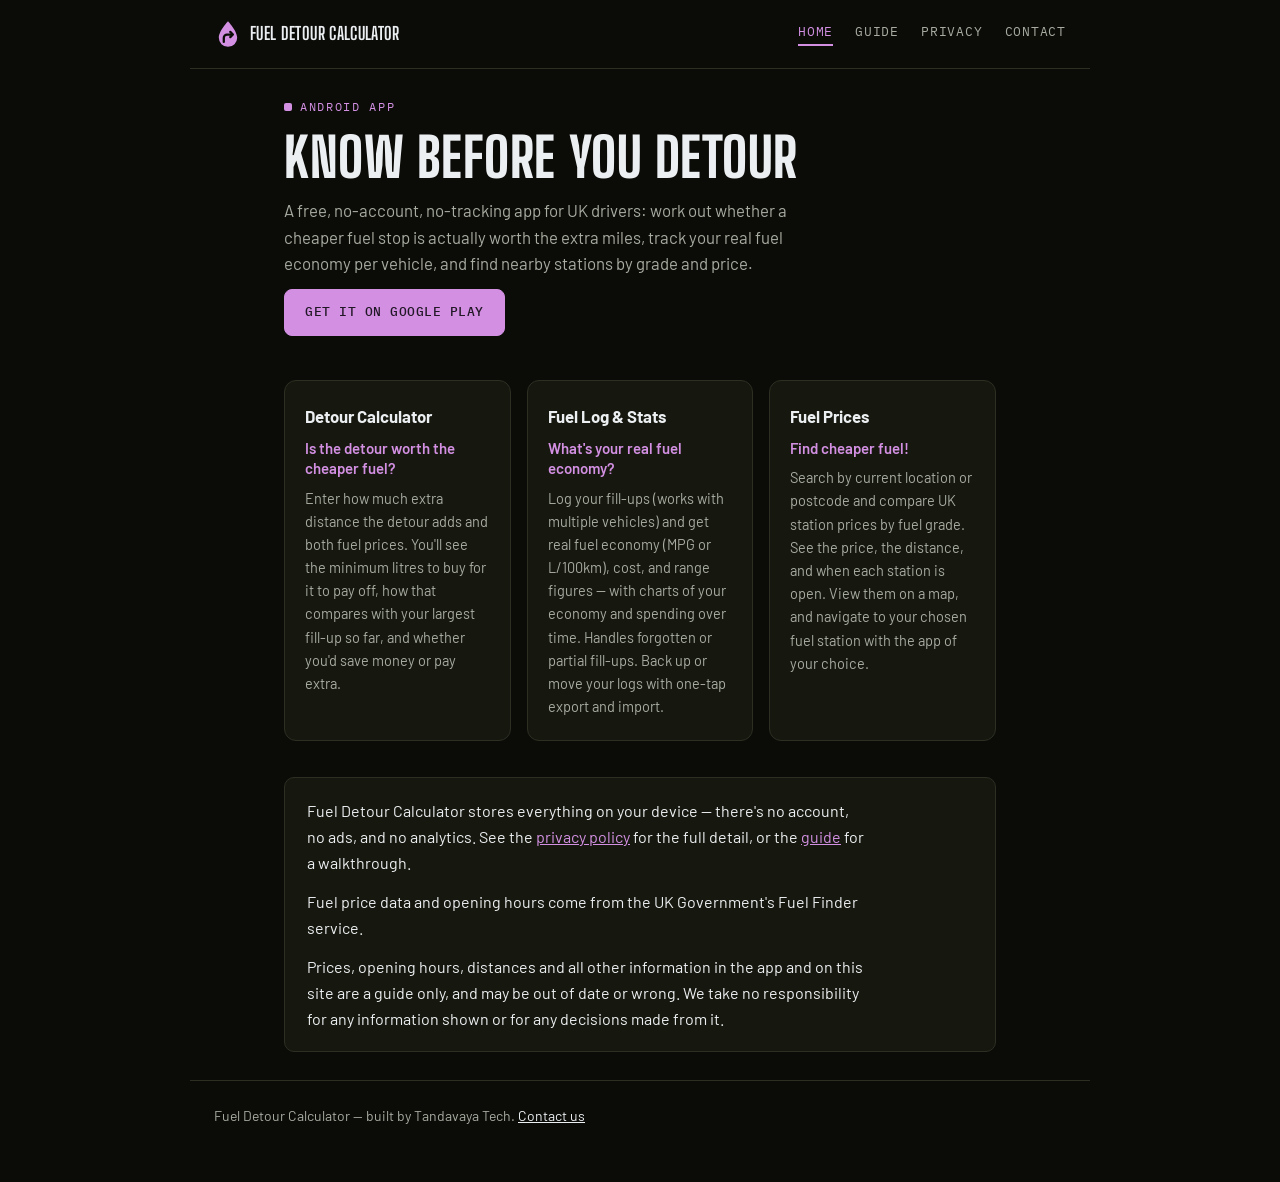
<file: index.html>
<!DOCTYPE html>
<html lang="en">
<head>
<meta charset="UTF-8">
<meta name="viewport" content="width=device-width, initial-scale=1.0">
<title>Fuel Detour Calculator</title>
<meta name="description" content="Know before you detour. A free Android app for deciding if a cheaper fuel stop is worth the diversion, tracking fuel economy, and finding nearby fuel prices.">
<link rel="preconnect" href="https://fonts.googleapis.com">
<link rel="preconnect" href="https://fonts.gstatic.com" crossorigin>
<link rel="stylesheet" href="https://fonts.googleapis.com/css2?family=Big+Shoulders+Display:wght@600;700;800&family=Barlow:wght@400;500;600;700&family=IBM+Plex+Mono:wght@400;500&display=swap">
<link rel="stylesheet" href="assets/site.css">
</head>
<body>

<nav class="sitenav">
  <a href="index.html" class="brand"><img src="assets/icon.svg" width="28" height="28" alt="">Fuel Detour Calculator</a>
  <div class="links">
    <a href="index.html" class="active">Home</a>
    <a href="guide.html">Guide</a>
    <a href="privacy.html">Privacy</a>
    <a href="contact.html">Contact</a>
  </div>
</nav>

<div class="wrap tight">
  <div class="hero">
    <div class="eyebrow">Android App</div>
    <h1>Know before you detour</h1>
    <p class="lede">A free, no-account, no-tracking app for UK drivers: work out whether a cheaper fuel stop is actually worth the extra miles, track your real fuel economy per vehicle, and find nearby stations by grade and price.</p>
    <div class="cta-row">
      <a class="btn primary" href="https://play.google.com/store/apps/details?id=com.tandavayatech.fueldetourcalculator" target="_blank" rel="noopener">Get it on Google Play</a>
    </div>
  </div>

  <div class="feature-grid">
    <div class="feature-card">
      <h3>Detour Calculator</h3>
      <p class="tagline">Is the detour worth the cheaper fuel?</p>
      <p>Enter how much extra distance the detour adds and both fuel prices. You'll see the minimum litres to buy for it to pay off, how that compares with your largest fill-up so far, and whether you'd save money or pay extra.</p>
    </div>
    <div class="feature-card">
      <h3>Fuel Log &amp; Stats</h3>
      <p class="tagline">What's your real fuel economy?</p>
      <p>Log your fill-ups (works with multiple vehicles) and get real fuel economy (MPG or L/100km), cost, and range figures — with charts of your economy and spending over time. Handles forgotten or partial fill-ups. Back up or move your logs with one-tap export and import.</p>
    </div>
    <div class="feature-card">
      <h3>Fuel Prices</h3>
      <p class="tagline">Find cheaper fuel!</p>
      <p>Search by current location or postcode and compare UK station prices by fuel grade. See the price, the distance, and when each station is open. View them on a map, and navigate to your chosen fuel station with the app of your choice.</p>
    </div>
  </div>

  <div class="card">
    <p>Fuel Detour Calculator stores everything on your device — there's no account, no ads, and no analytics. See the <a href="privacy.html">privacy policy</a> for the full detail, or the <a href="guide.html">guide</a> for a walkthrough.</p>
    <p>Fuel price data and opening hours come from the UK Government's Fuel Finder service.</p>
    <p>Prices, opening hours, distances and all other information in the app and on this site are a guide only, and may be out of date or wrong. We take no responsibility for any information shown or for any decisions made from it.</p>
  </div>
</div>

<footer class="sitefoot">
  <p>Fuel Detour Calculator — built by Tandavaya Tech. <a href="contact.html">Contact us</a></p>
</footer>

</body>
</html>
</file>
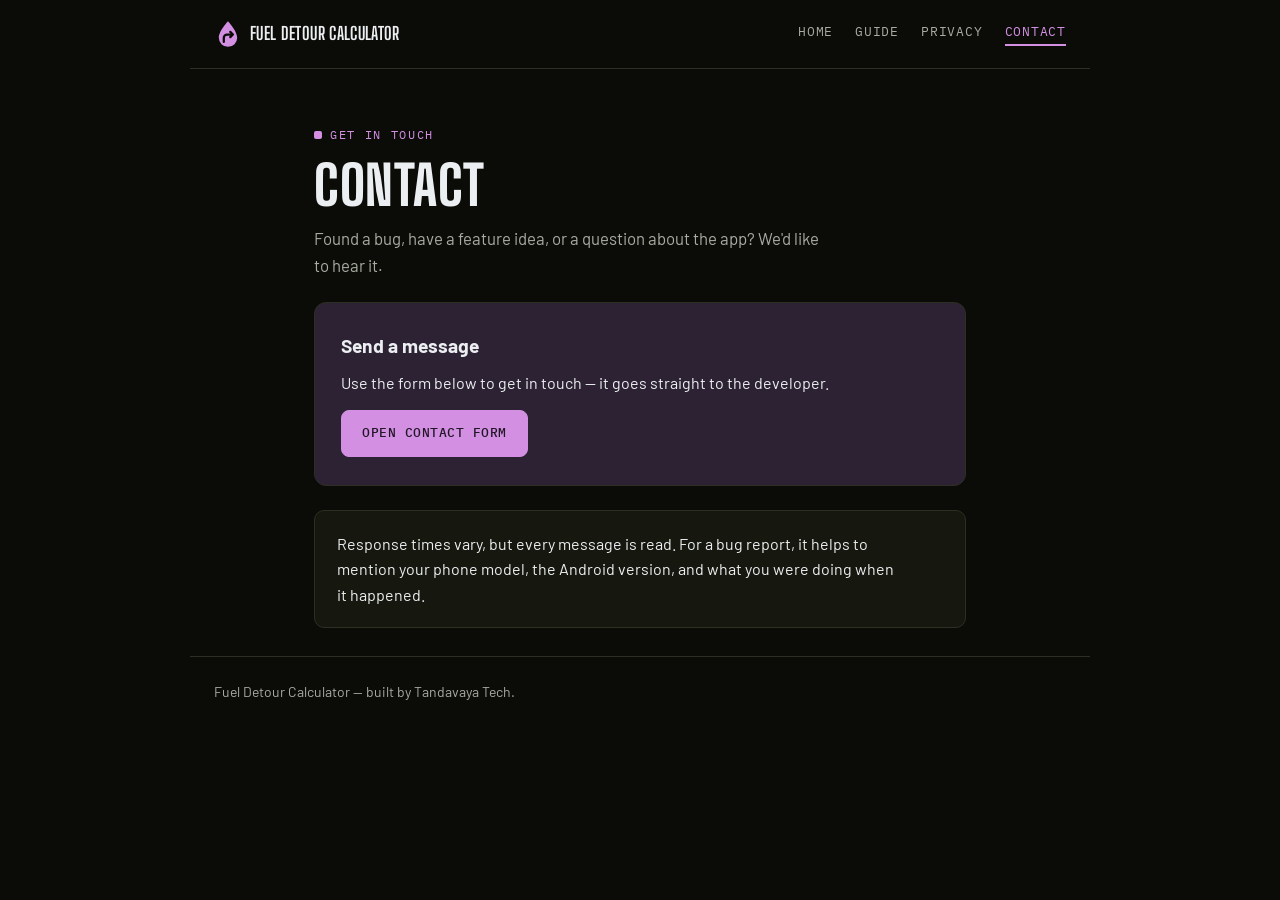
<file: contact.html>
<!DOCTYPE html>
<html lang="en">
<head>
<meta charset="UTF-8">
<meta name="viewport" content="width=device-width, initial-scale=1.0">
<title>Fuel Detour Calculator — Contact</title>
<meta name="description" content="Get in touch about the Fuel Detour Calculator app.">
<link rel="preconnect" href="https://fonts.googleapis.com">
<link rel="preconnect" href="https://fonts.gstatic.com" crossorigin>
<link rel="stylesheet" href="https://fonts.googleapis.com/css2?family=Big+Shoulders+Display:wght@600;700;800&family=Barlow:wght@400;500;600;700&family=IBM+Plex+Mono:wght@400;500&display=swap">
<link rel="stylesheet" href="assets/site.css">
</head>
<body>

<nav class="sitenav">
  <a href="index.html" class="brand"><img src="assets/icon.svg" width="28" height="28" alt="">Fuel Detour Calculator</a>
  <div class="links">
    <a href="index.html">Home</a>
    <a href="guide.html">Guide</a>
    <a href="privacy.html">Privacy</a>
    <a href="contact.html" class="active">Contact</a>
  </div>
</nav>

<div class="wrap narrow">

  <header>
    <div class="eyebrow">Get in touch</div>
    <h1>Contact</h1>
    <p class="lede">Found a bug, have a feature idea, or a question about the app? We'd like to hear it.</p>
  </header>

  <div class="contact-card">
    <h3>Send a message</h3>
    <p>Use the form below to get in touch — it goes straight to the developer.</p>
    <div class="cta-row">
      <a class="btn primary" href="https://docs.google.com/forms/d/e/1FAIpQLSfF3JmNy1aSDxteG0erOsP_AFsTcFFIoVcToPSKEubdEr67Tg/viewform" target="_blank" rel="noopener">Open contact form</a>
    </div>
  </div>

  <div class="card">
    <p>Response times vary, but every message is read. For a bug report, it helps to mention your phone model, the Android version, and what you were doing when it happened.</p>
  </div>

</div>

<footer class="sitefoot">
  <p>Fuel Detour Calculator — built by Tandavaya Tech.</p>
</footer>

</body>
</html>
</file>
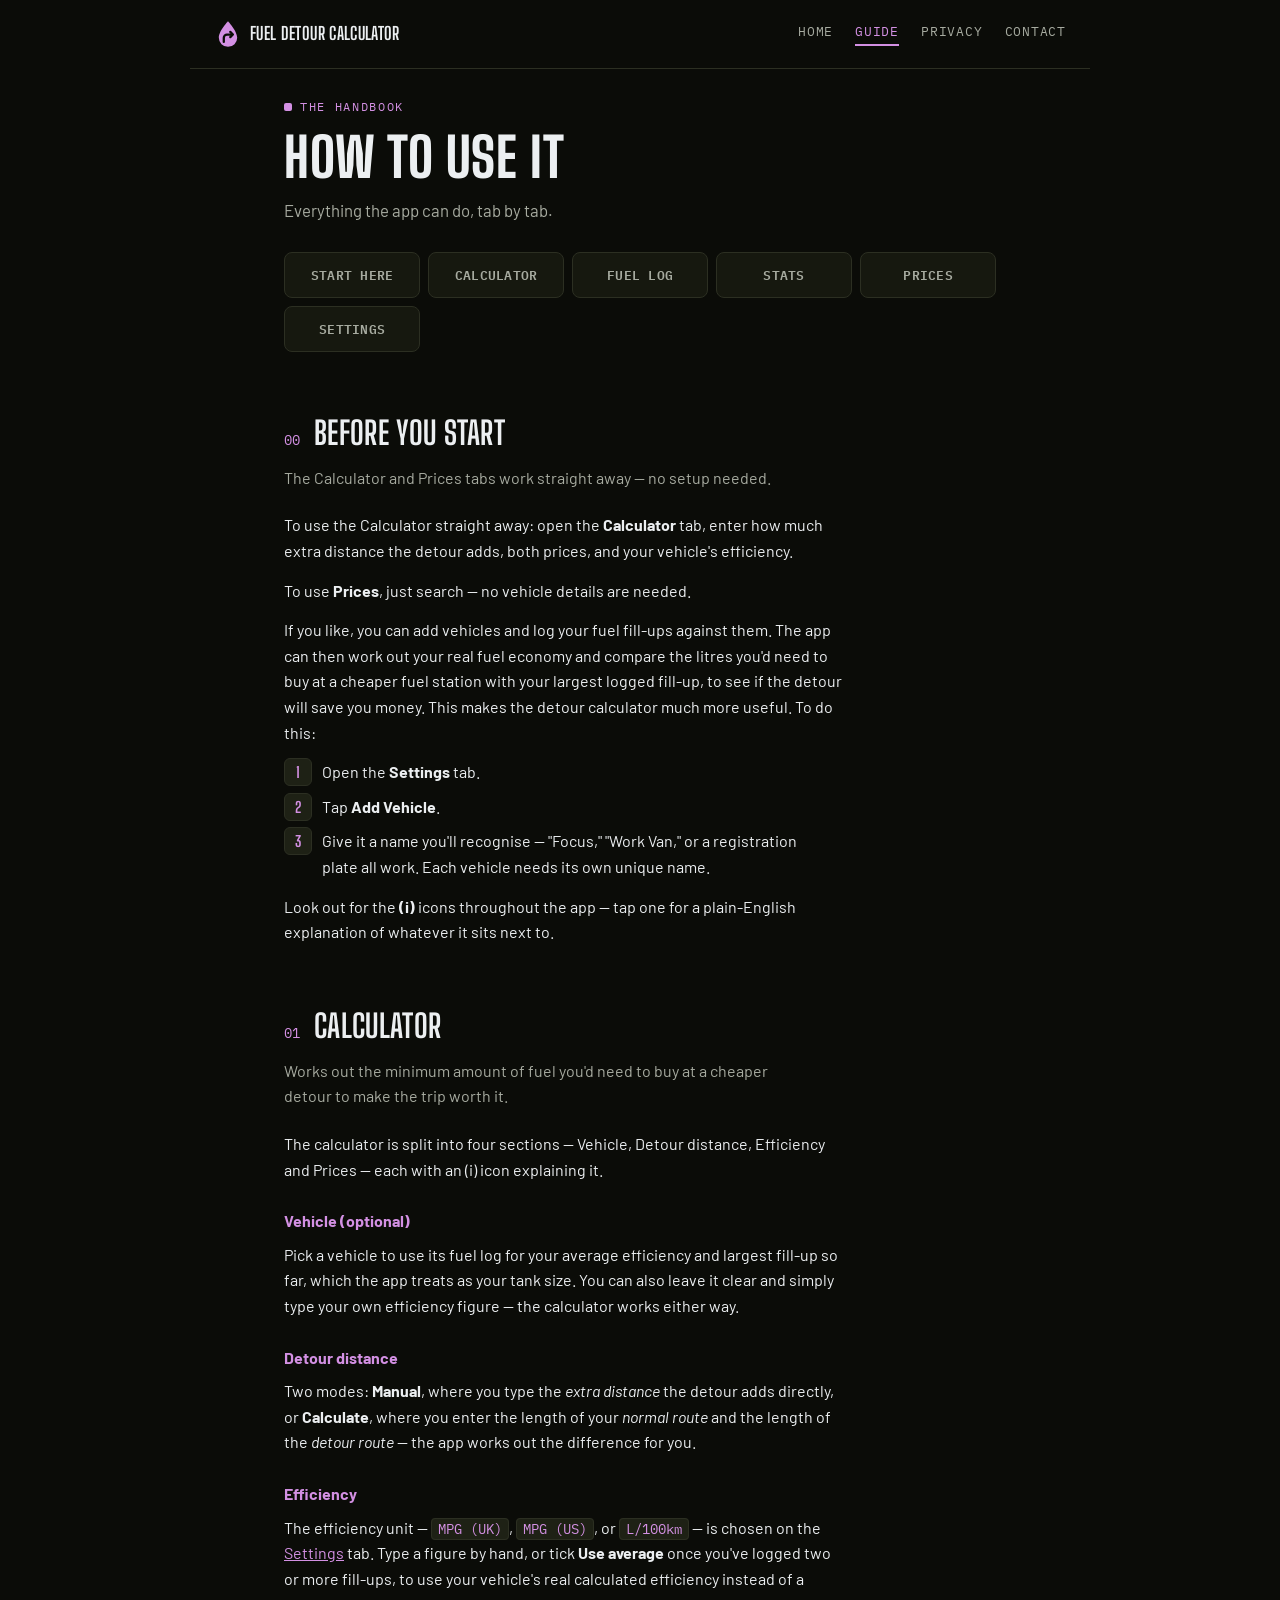
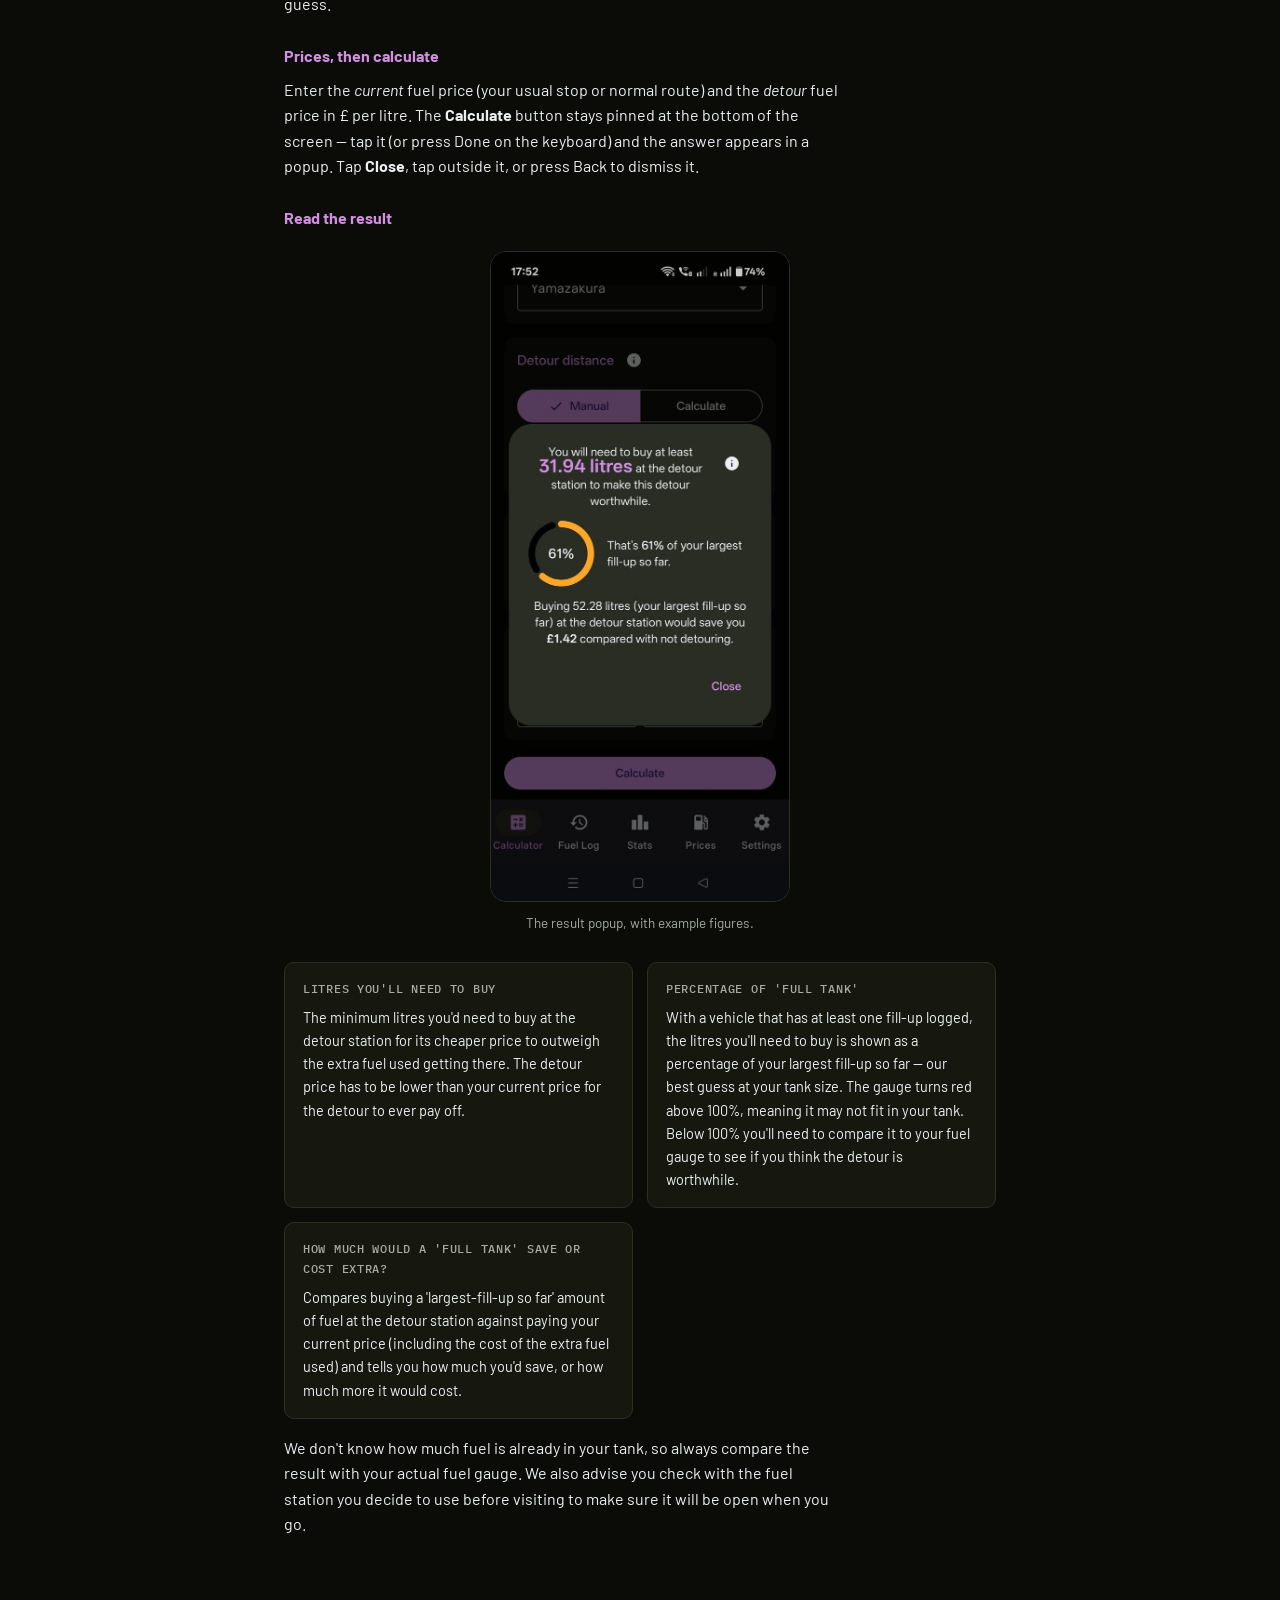
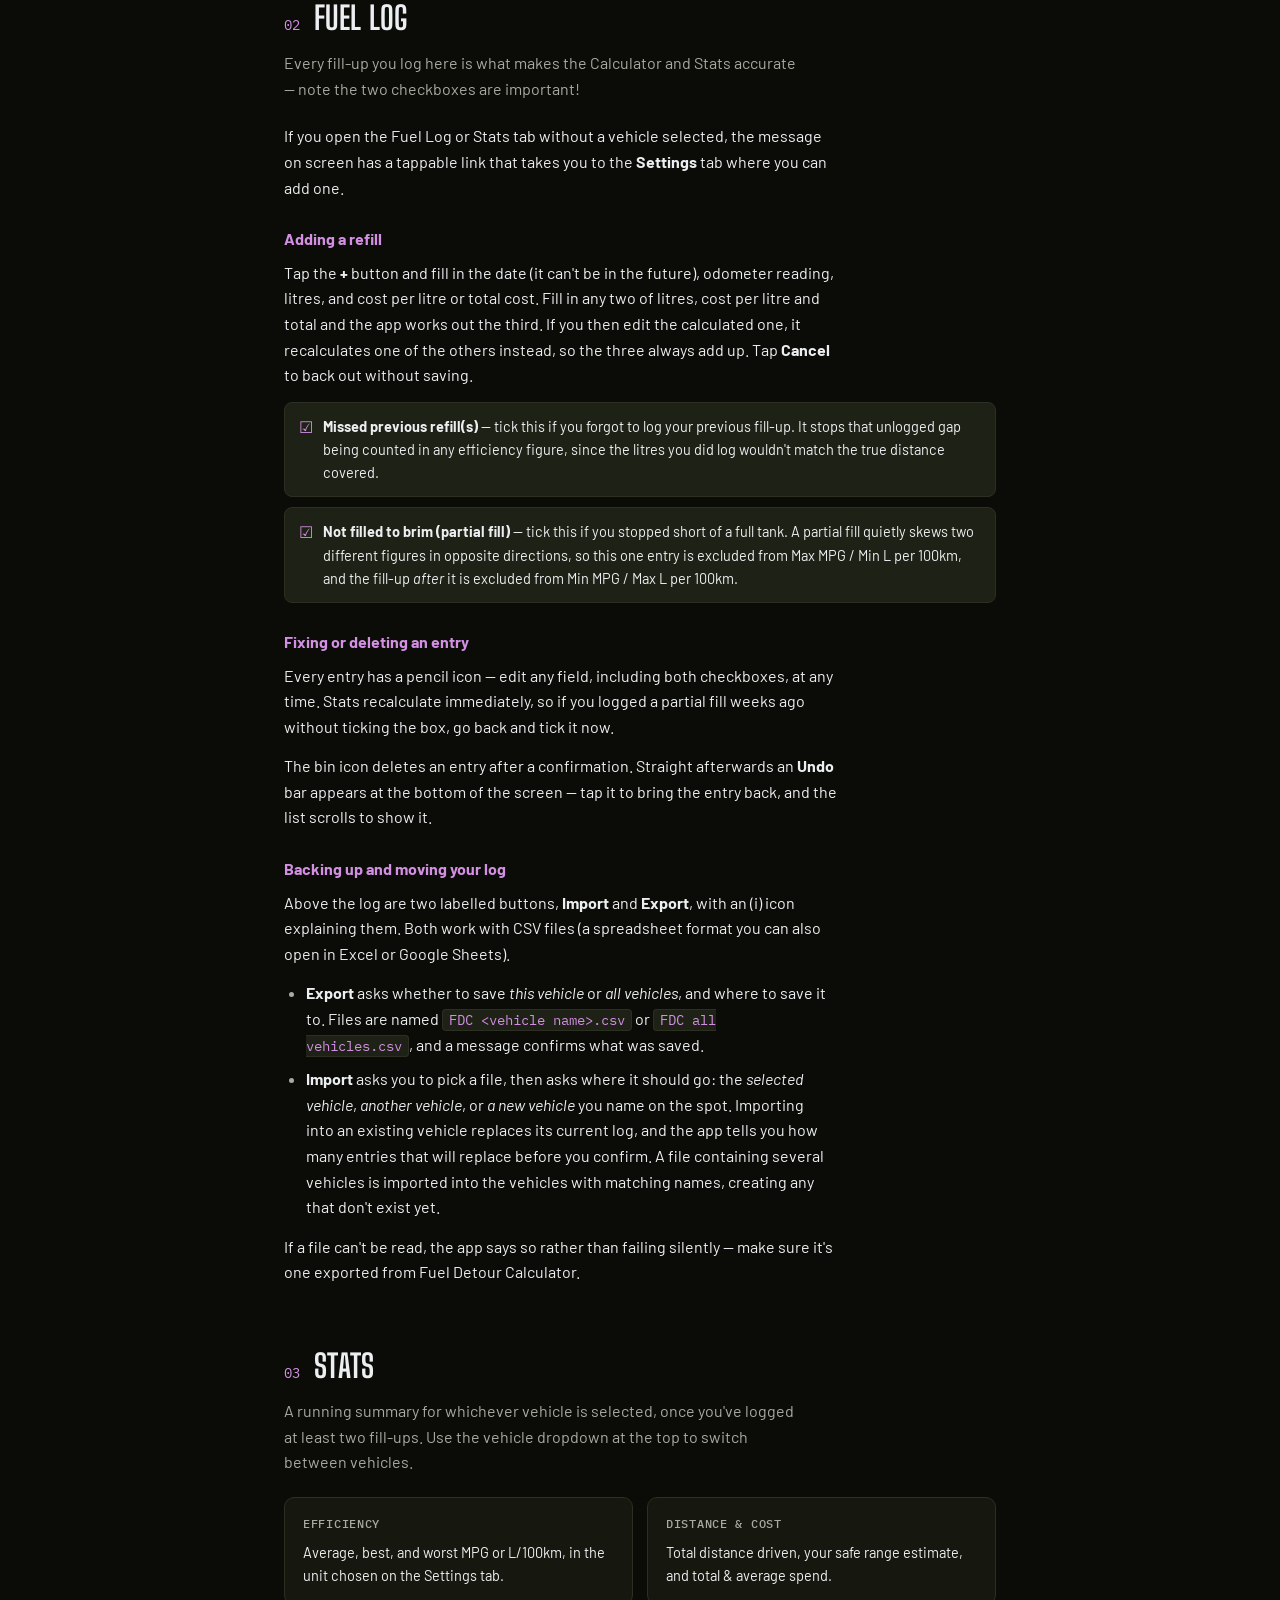
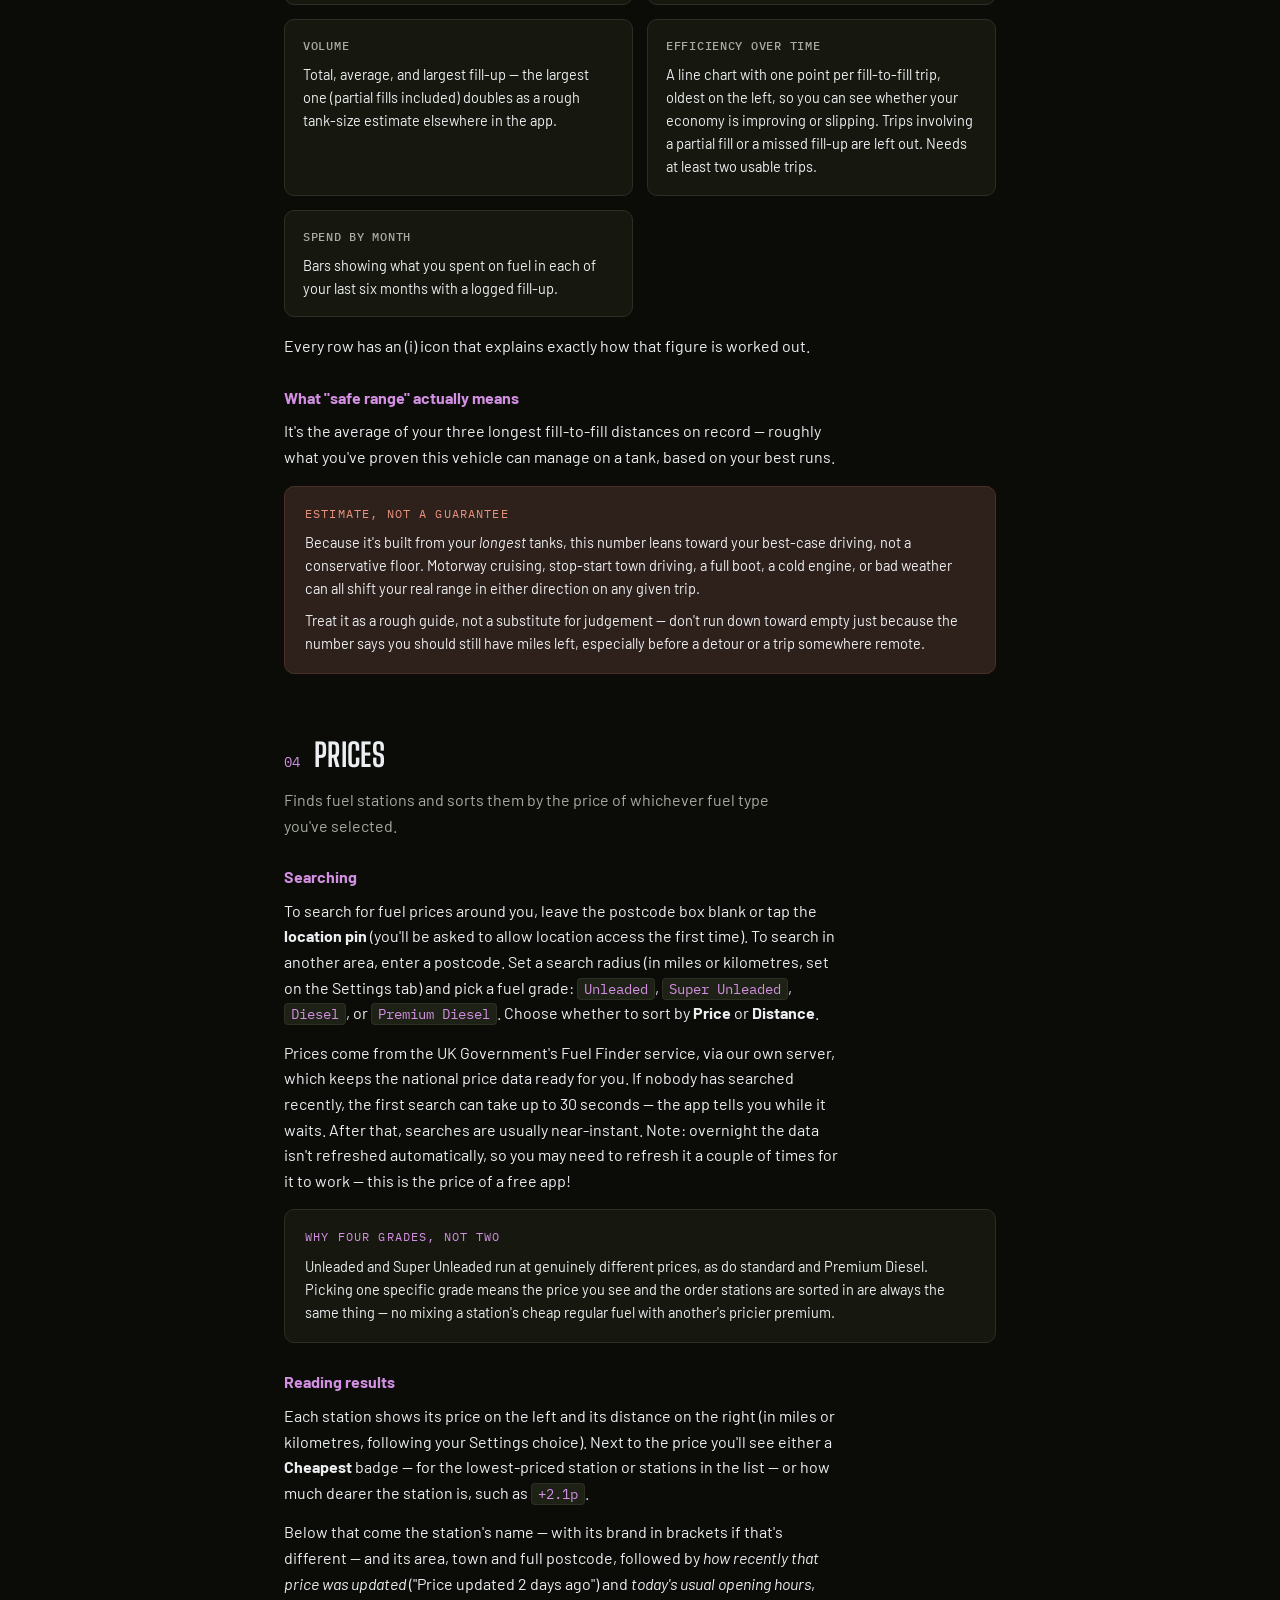
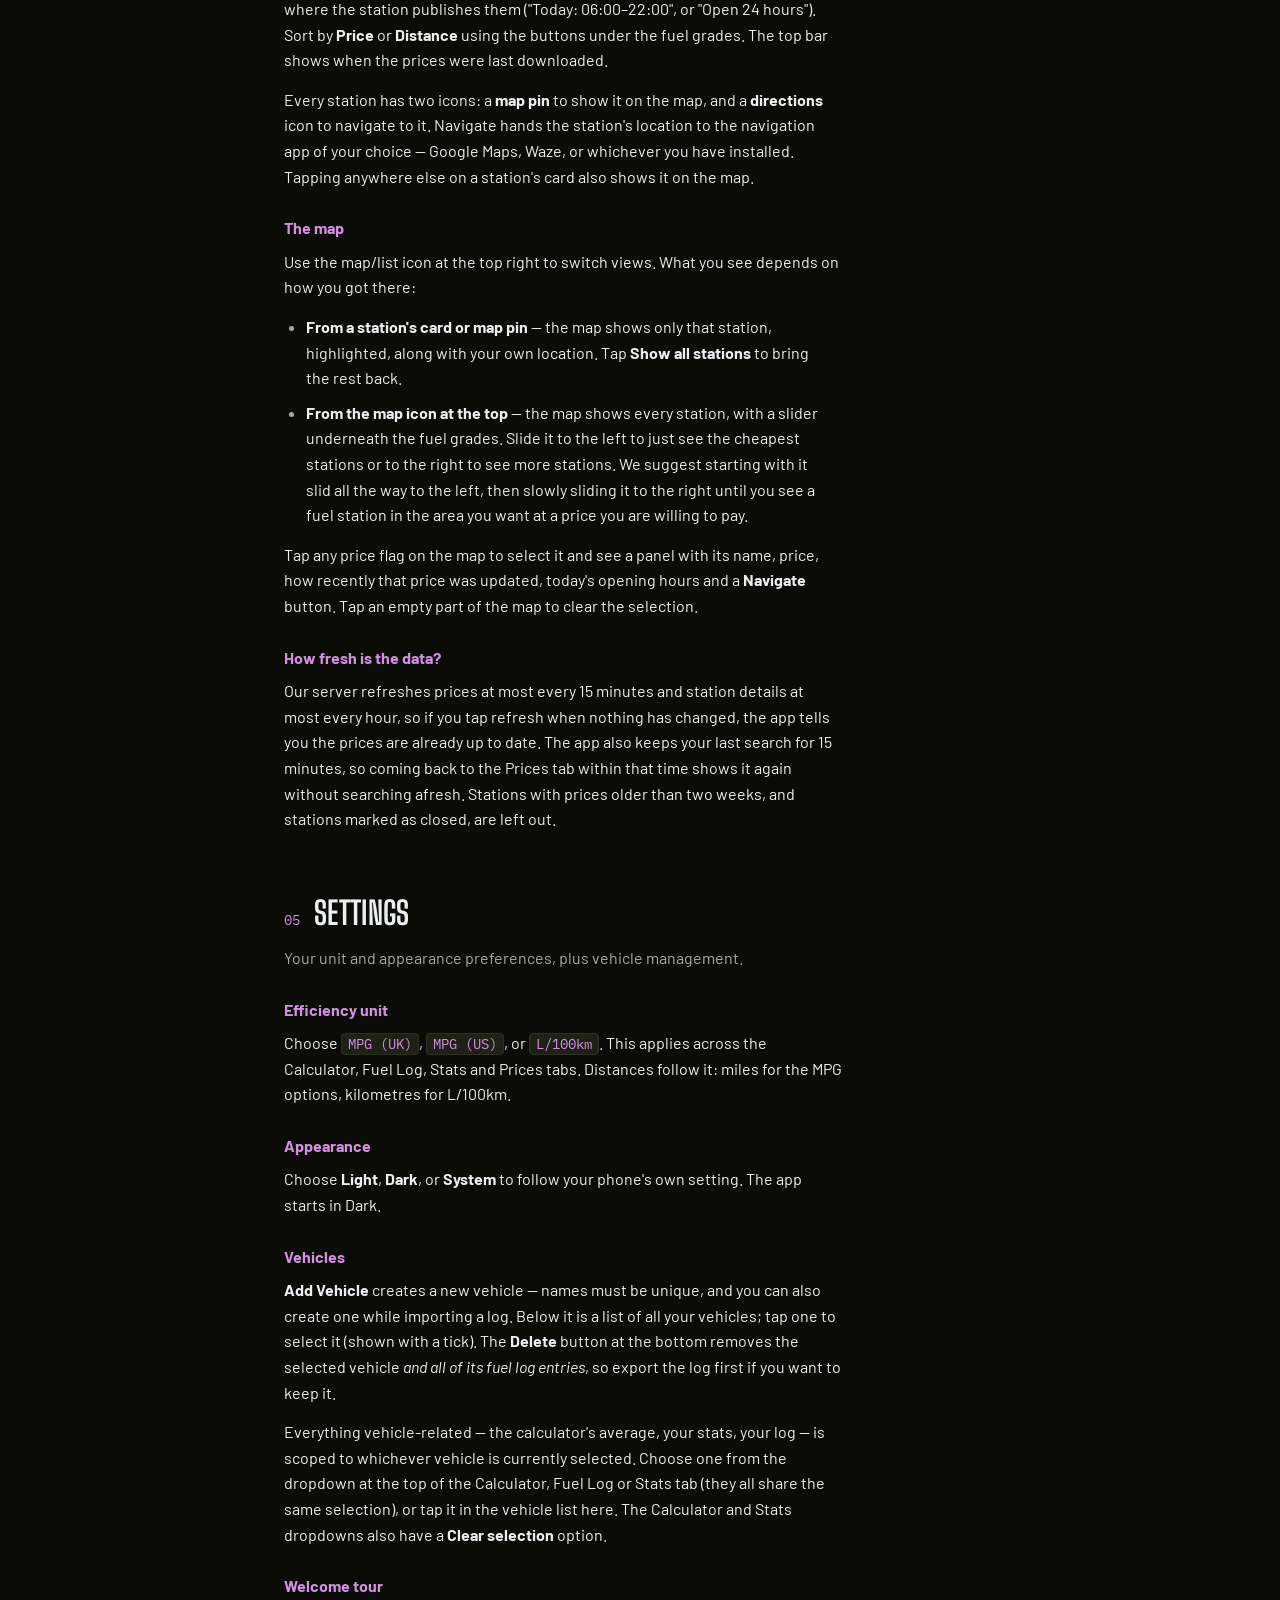
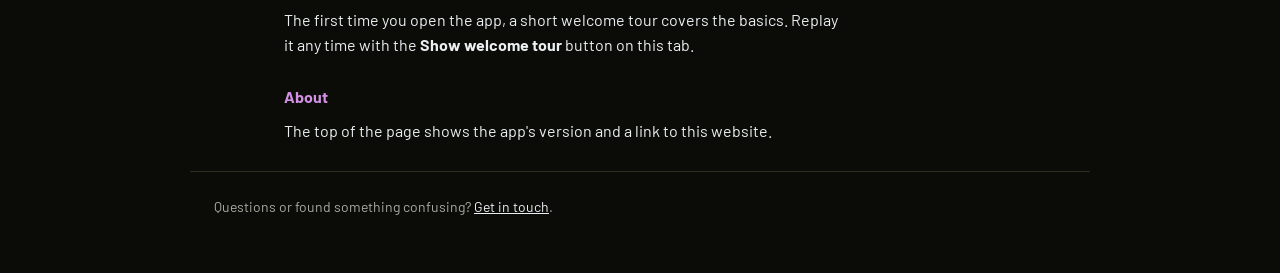
<file: guide.html>
<!DOCTYPE html>
<html lang="en">
<head>
<meta charset="UTF-8">
<meta name="viewport" content="width=device-width, initial-scale=1.0">
<title>Fuel Detour Calculator — Guide</title>
<meta name="description" content="A tab-by-tab guide to the Fuel Detour Calculator app: the Calculator, Fuel Log, Stats, Prices, and Settings screens.">
<link rel="preconnect" href="https://fonts.googleapis.com">
<link rel="preconnect" href="https://fonts.gstatic.com" crossorigin>
<link rel="stylesheet" href="https://fonts.googleapis.com/css2?family=Big+Shoulders+Display:wght@600;700;800&family=Barlow:wght@400;500;600;700&family=IBM+Plex+Mono:wght@400;500&display=swap">
<link rel="stylesheet" href="assets/site.css">
</head>
<body>

<nav class="sitenav">
  <a href="index.html" class="brand"><img src="assets/icon.svg" width="28" height="28" alt="">Fuel Detour Calculator</a>
  <div class="links">
    <a href="index.html">Home</a>
    <a href="guide.html" class="active">Guide</a>
    <a href="privacy.html">Privacy</a>
    <a href="contact.html">Contact</a>
  </div>
</nav>

<div class="wrap tight">

  <header>
    <div class="eyebrow">The Handbook</div>
    <h1>How to use it</h1>
    <p class="lede">Everything the app can do, tab by tab.</p>
  </header>

  <nav class="tabs">
    <a href="#start">Start Here</a>
    <a href="#calculator">Calculator</a>
    <a href="#log">Fuel Log</a>
    <a href="#stats">Stats</a>
    <a href="#prices">Prices</a>
    <a href="#settings">Settings</a>
  </nav>

  <section id="start">
    <div class="section-head"><span class="section-num">00</span><h2>Before you start</h2></div>
    <p class="section-sub">The Calculator and Prices tabs work straight away — no setup needed.</p>
    <p>To use the Calculator straight away: open the <strong>Calculator</strong> tab, enter how much extra distance the detour adds, both prices, and your vehicle's efficiency.</p>
    <p>To use <strong>Prices</strong>, just search — no vehicle details are needed.</p>
    <p>If you like, you can add vehicles and log your fuel fill-ups against them. The app can then work out your real fuel economy and compare the litres you'd need to buy at a cheaper fuel station with your largest logged fill-up, to see if the detour will save you money. This makes the detour calculator much more useful. To do this:</p>
    <ol class="step-list">
      <li>Open the <strong>Settings</strong> tab.</li>
      <li>Tap <strong>Add Vehicle</strong>.</li>
      <li>Give it a name you'll recognise — "Focus," "Work Van," or a registration plate all work. Each vehicle needs its own unique name.</li>
    </ol>
    <p>Look out for the <strong>(i)</strong> icons throughout the app — tap one for a plain-English explanation of whatever it sits next to.</p>
  </section>

  <section id="calculator">
    <div class="section-head"><span class="section-num">01</span><h2>Calculator</h2></div>
    <p class="section-sub">Works out the minimum amount of fuel you'd need to buy at a cheaper detour to make the trip worth it.</p>

    <p>The calculator is split into four sections — Vehicle, Detour distance, Efficiency and Prices — each with an (i) icon explaining it.</p>

    <h3>Vehicle (optional)</h3>
    <p>Pick a vehicle to use its fuel log for your average efficiency and largest fill-up so far, which the app treats as your tank size. You can also leave it clear and simply type your own efficiency figure — the calculator works either way.</p>

    <h3>Detour distance</h3>
    <p>Two modes: <strong>Manual</strong>, where you type the <em>extra distance</em> the detour adds directly, or <strong>Calculate</strong>, where you enter the length of your <em>normal route</em> and the length of the <em>detour route</em> — the app works out the difference for you.</p>

    <h3>Efficiency</h3>
    <p>The efficiency unit — <code>MPG (UK)</code>, <code>MPG (US)</code>, or <code>L/100km</code> — is chosen on the <a href="#settings">Settings</a> tab. Type a figure by hand, or tick <strong>Use average</strong> once you've logged two or more fill-ups, to use your vehicle's real calculated efficiency instead of a guess.</p>

    <h3>Prices, then calculate</h3>
    <p>Enter the <em>current</em> fuel price (your usual stop or normal route) and the <em>detour</em> fuel price in £ per litre. The <strong>Calculate</strong> button stays pinned at the bottom of the screen — tap it (or press Done on the keyboard) and the answer appears in a popup. Tap <strong>Close</strong>, tap outside it, or press Back to dismiss it.</p>

    <h3>Read the result</h3>
    <figure class="shot">
      <img src="assets/calculator-result.jpg" width="640" height="1395" alt="The result popup in the app: you will need to buy at least 31.94 litres at the detour station to make the detour worthwhile, which is 61% of your largest fill-up so far. Buying 52.28 litres, your largest fill-up so far, would save you £1.42 compared with not detouring.">
      <figcaption>The result popup, with example figures.</figcaption>
    </figure>
    <div class="grid-2">
      <div class="stat-card"><h4>Litres you'll need to buy</h4><p>The minimum litres you'd need to buy at the detour station for its cheaper price to outweigh the extra fuel used getting there. The detour price has to be lower than your current price for the detour to ever pay off.</p></div>
      <div class="stat-card"><h4>Percentage of 'full tank'</h4><p>With a vehicle that has at least one fill-up logged, the litres you'll need to buy is shown as a percentage of your largest fill-up so far — our best guess at your tank size. The gauge turns red above 100%, meaning it may not fit in your tank. Below 100% you'll need to compare it to your fuel gauge to see if you think the detour is worthwhile.</p></div>
      <div class="stat-card"><h4>How much would a 'full tank' save or cost extra?</h4><p>Compares buying a 'largest-fill-up so far' amount of fuel at the detour station against paying your current price (including the cost of the extra fuel used) and tells you how much you'd save, or how much more it would cost.</p></div>
    </div>
    <p>We don't know how much fuel is already in your tank, so always compare the result with your actual fuel gauge. We also advise you check with the fuel station you decide to use before visiting to make sure it will be open when you go.</p>
  </section>

  <section id="log">
    <div class="section-head"><span class="section-num">02</span><h2>Fuel Log</h2></div>
    <p class="section-sub">Every fill-up you log here is what makes the Calculator and Stats accurate — note the two checkboxes are important!</p>

    <p>If you open the Fuel Log or Stats tab without a vehicle selected, the message on screen has a tappable link that takes you to the <strong>Settings</strong> tab where you can add one.</p>

    <h3>Adding a refill</h3>
    <p>Tap the <strong>+</strong> button and fill in the date (it can't be in the future), odometer reading, litres, and cost per litre or total cost. Fill in any two of litres, cost per litre and total and the app works out the third. If you then edit the calculated one, it recalculates one of the others instead, so the three always add up. Tap <strong>Cancel</strong> to back out without saving.</p>

    <div class="checkbox-row">
      <span class="box">☑</span>
      <p><strong>Missed previous refill(s)</strong> — tick this if you forgot to log your previous fill-up. It stops that unlogged gap being counted in any efficiency figure, since the litres you did log wouldn't match the true distance covered.</p>
    </div>
    <div class="checkbox-row">
      <span class="box">☑</span>
      <p><strong>Not filled to brim (partial fill)</strong> — tick this if you stopped short of a full tank. A partial fill quietly skews two different figures in opposite directions, so this one entry is excluded from Max MPG / Min L per 100km, and the fill-up <em>after</em> it is excluded from Min MPG / Max L per 100km.</p>
    </div>


    <h3>Fixing or deleting an entry</h3>
    <p>Every entry has a pencil icon — edit any field, including both checkboxes, at any time. Stats recalculate immediately, so if you logged a partial fill weeks ago without ticking the box, go back and tick it now.</p>
    <p>The bin icon deletes an entry after a confirmation. Straight afterwards an <strong>Undo</strong> bar appears at the bottom of the screen — tap it to bring the entry back, and the list scrolls to show it.</p>

    <h3>Backing up and moving your log</h3>
    <p>Above the log are two labelled buttons, <strong>Import</strong> and <strong>Export</strong>, with an (i) icon explaining them. Both work with CSV files (a spreadsheet format you can also open in Excel or Google Sheets).</p>
    <ul>
      <li><strong>Export</strong> asks whether to save <em>this vehicle</em> or <em>all vehicles</em>, and where to save it to. Files are named <code>FDC &lt;vehicle name&gt;.csv</code> or <code>FDC all vehicles.csv</code>, and a message confirms what was saved.</li>
      <li><strong>Import</strong> asks you to pick a file, then asks where it should go: the <em>selected vehicle</em>, <em>another vehicle</em>, or <em>a new vehicle</em> you name on the spot. Importing into an existing vehicle replaces its current log, and the app tells you how many entries that will replace before you confirm. A file containing several vehicles is imported into the vehicles with matching names, creating any that don't exist yet.</li>
    </ul>
    <p>If a file can't be read, the app says so rather than failing silently — make sure it's one exported from Fuel Detour Calculator.</p>
  </section>

  <section id="stats">
    <div class="section-head"><span class="section-num">03</span><h2>Stats</h2></div>
    <p class="section-sub">A running summary for whichever vehicle is selected, once you've logged at least two fill-ups. Use the vehicle dropdown at the top to switch between vehicles.</p>
    <div class="grid-2">
      <div class="stat-card"><h4>Efficiency</h4><p>Average, best, and worst MPG or L/100km, in the unit chosen on the Settings tab.</p></div>
      <div class="stat-card"><h4>Distance &amp; cost</h4><p>Total distance driven, your safe range estimate, and total &amp; average spend.</p></div>
      <div class="stat-card"><h4>Volume</h4><p>Total, average, and largest fill-up — the largest one (partial fills included) doubles as a rough tank-size estimate elsewhere in the app.</p></div>
      <div class="stat-card"><h4>Efficiency over time</h4><p>A line chart with one point per fill-to-fill trip, oldest on the left, so you can see whether your economy is improving or slipping. Trips involving a partial fill or a missed fill-up are left out. Needs at least two usable trips.</p></div>
      <div class="stat-card"><h4>Spend by month</h4><p>Bars showing what you spent on fuel in each of your last six months with a logged fill-up.</p></div>
    </div>
    <p>Every row has an (i) icon that explains exactly how that figure is worked out.</p>

    <h3>What "safe range" actually means</h3>
    <p>It's the average of your three longest fill-to-fill distances on record — roughly what you've proven this vehicle can manage on a tank, based on your best runs.</p>
    <div class="callout warn">
      <span class="callout-label">Estimate, not a guarantee</span>
      <p>Because it's built from your <em>longest</em> tanks, this number leans toward your best-case driving, not a conservative floor. Motorway cruising, stop-start town driving, a full boot, a cold engine, or bad weather can all shift your real range in either direction on any given trip.</p>
      <p>Treat it as a rough guide, not a substitute for judgement — don't run down toward empty just because the number says you should still have miles left, especially before a detour or a trip somewhere remote.</p>
    </div>
  </section>

  <section id="prices">
    <div class="section-head"><span class="section-num">04</span><h2>Prices</h2></div>
    <p class="section-sub">Finds fuel stations and sorts them by the price of whichever fuel type you've selected.</p>

    <h3>Searching</h3>
    <p>To search for fuel prices around you, leave the postcode box blank or tap the <strong>location pin</strong> (you'll be asked to allow location access the first time). To search in another area, enter a postcode. Set a search radius (in miles or kilometres, set on the Settings tab) and pick a fuel grade: <code>Unleaded</code>, <code>Super Unleaded</code>, <code>Diesel</code>, or <code>Premium Diesel</code>. Choose whether to sort by <strong>Price</strong> or <strong>Distance</strong>.</p>
    <p>Prices come from the UK Government's Fuel Finder service, via our own server, which keeps the national price data ready for you. If nobody has searched recently, the first search can take up to 30 seconds — the app tells you while it waits. After that, searches are usually near-instant. Note: overnight the data isn't refreshed automatically, so you may need to refresh it a couple of times for it to work — this is the price of a free app!</p>

    <div class="callout">
      <span class="callout-label">Why four grades, not two</span>
      <p>Unleaded and Super Unleaded run at genuinely different prices, as do standard and Premium Diesel. Picking one specific grade means the price you see and the order stations are sorted in are always the same thing — no mixing a station's cheap regular fuel with another's pricier premium.</p>
    </div>

    <h3>Reading results</h3>
    <p>Each station shows its price on the left and its distance on the right (in miles or kilometres, following your Settings choice). Next to the price you'll see either a <strong>Cheapest</strong> badge — for the lowest-priced station or stations in the list — or how much dearer the station is, such as <code>+2.1p</code>.</p>
    <p>Below that come the station's name — with its brand in brackets if that's different — and its area, town and full postcode, followed by <em>how recently that price was updated</em> ("Price updated 2 days ago") and <em>today's usual opening hours</em>, where the station publishes them ("Today: 06:00–22:00", or "Open 24 hours"). Sort by <strong>Price</strong> or <strong>Distance</strong> using the buttons under the fuel grades. The top bar shows when the prices were last downloaded.</p>
    <p>Every station has two icons: a <strong>map pin</strong> to show it on the map, and a <strong>directions</strong> icon to navigate to it. Navigate hands the station's location to the navigation app of your choice — Google Maps, Waze, or whichever you have installed. Tapping anywhere else on a station's card also shows it on the map.</p>

    <h3>The map</h3>
    <p>Use the map/list icon at the top right to switch views. What you see depends on how you got there:</p>
    <ul>
      <li><strong>From a station's card or map pin</strong> — the map shows only that station, highlighted, along with your own location. Tap <strong>Show all stations</strong> to bring the rest back.</li>
      <li><strong>From the map icon at the top</strong> — the map shows every station, with a slider underneath the fuel grades. Slide it to the left to just see the cheapest stations or to the right to see more stations. We suggest starting with it slid all the way to the left, then slowly sliding it to the right until you see a fuel station in the area you want at a price you are willing to pay.</li>
    </ul>
    <p>Tap any price flag on the map to select it and see a panel with its name, price, how recently that price was updated, today's opening hours and a <strong>Navigate</strong> button. Tap an empty part of the map to clear the selection.</p>

    <h3>How fresh is the data?</h3>
    <p>Our server refreshes prices at most every 15 minutes and station details at most every hour, so if you tap refresh when nothing has changed, the app tells you the prices are already up to date. The app also keeps your last search for 15 minutes, so coming back to the Prices tab within that time shows it again without searching afresh. Stations with prices older than two weeks, and stations marked as closed, are left out.</p>
  </section>

  <section id="settings">
    <div class="section-head"><span class="section-num">05</span><h2>Settings</h2></div>
    <p class="section-sub">Your unit and appearance preferences, plus vehicle management.</p>

    <h3>Efficiency unit</h3>
    <p>Choose <code>MPG (UK)</code>, <code>MPG (US)</code>, or <code>L/100km</code>. This applies across the Calculator, Fuel Log, Stats and Prices tabs. Distances follow it: miles for the MPG options, kilometres for L/100km.</p>

    <h3>Appearance</h3>
    <p>Choose <strong>Light</strong>, <strong>Dark</strong>, or <strong>System</strong> to follow your phone's own setting. The app starts in Dark.</p>

    <h3>Vehicles</h3>
    <p><strong>Add Vehicle</strong> creates a new vehicle — names must be unique, and you can also create one while importing a log. Below it is a list of all your vehicles; tap one to select it (shown with a tick). The <strong>Delete</strong> button at the bottom removes the selected vehicle <em>and all of its fuel log entries</em>, so export the log first if you want to keep it.</p>
    <p>Everything vehicle-related — the calculator's average, your stats, your log — is scoped to whichever vehicle is currently selected. Choose one from the dropdown at the top of the Calculator, Fuel Log or Stats tab (they all share the same selection), or tap it in the vehicle list here. The Calculator and Stats dropdowns also have a <strong>Clear selection</strong> option.</p>

    <h3>Welcome tour</h3>
    <p>The first time you open the app, a short welcome tour covers the basics. Replay it any time with the <strong>Show welcome tour</strong> button on this tab.</p>

    <h3>About</h3>
    <p>The top of the page shows the app's version and a link to this website.</p>
  </section>

</div>

<footer class="sitefoot">
  <p>Questions or found something confusing? <a href="contact.html">Get in touch</a>.</p>
</footer>

</body>
</html>
</file>
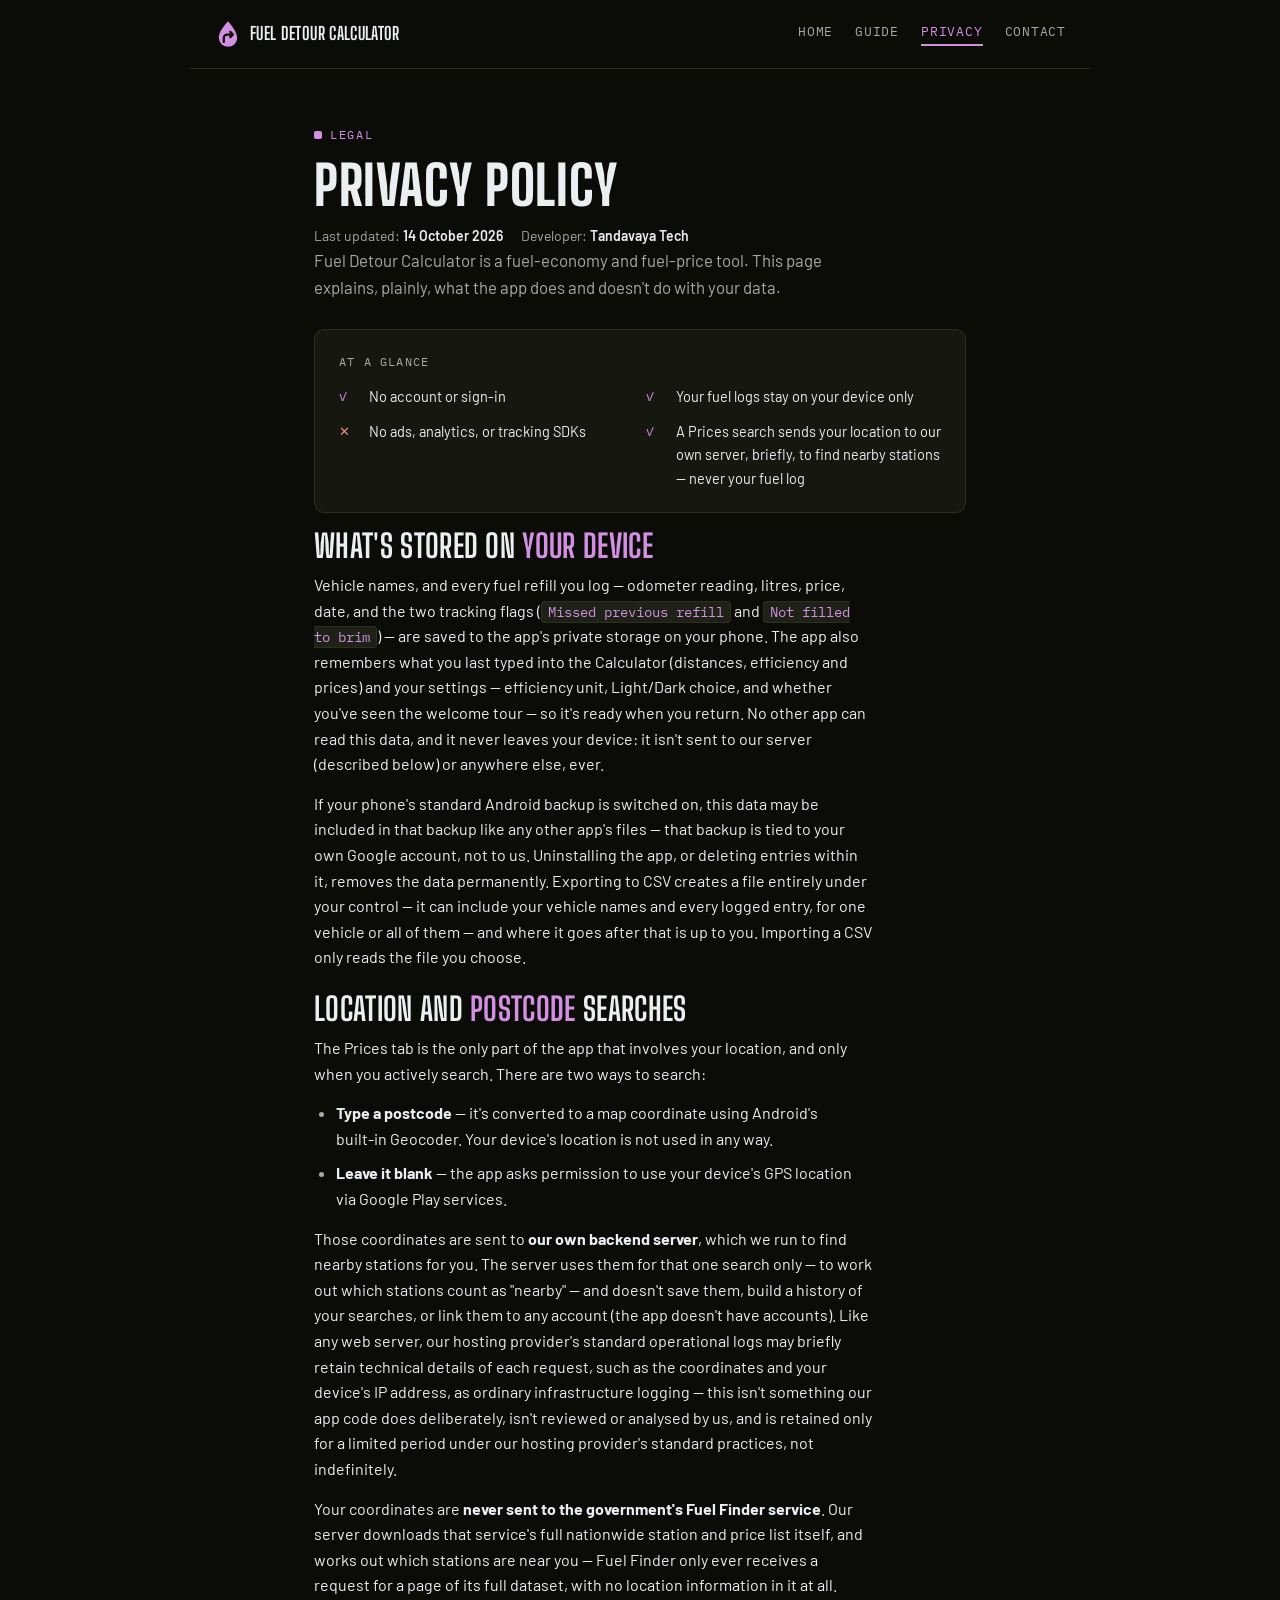
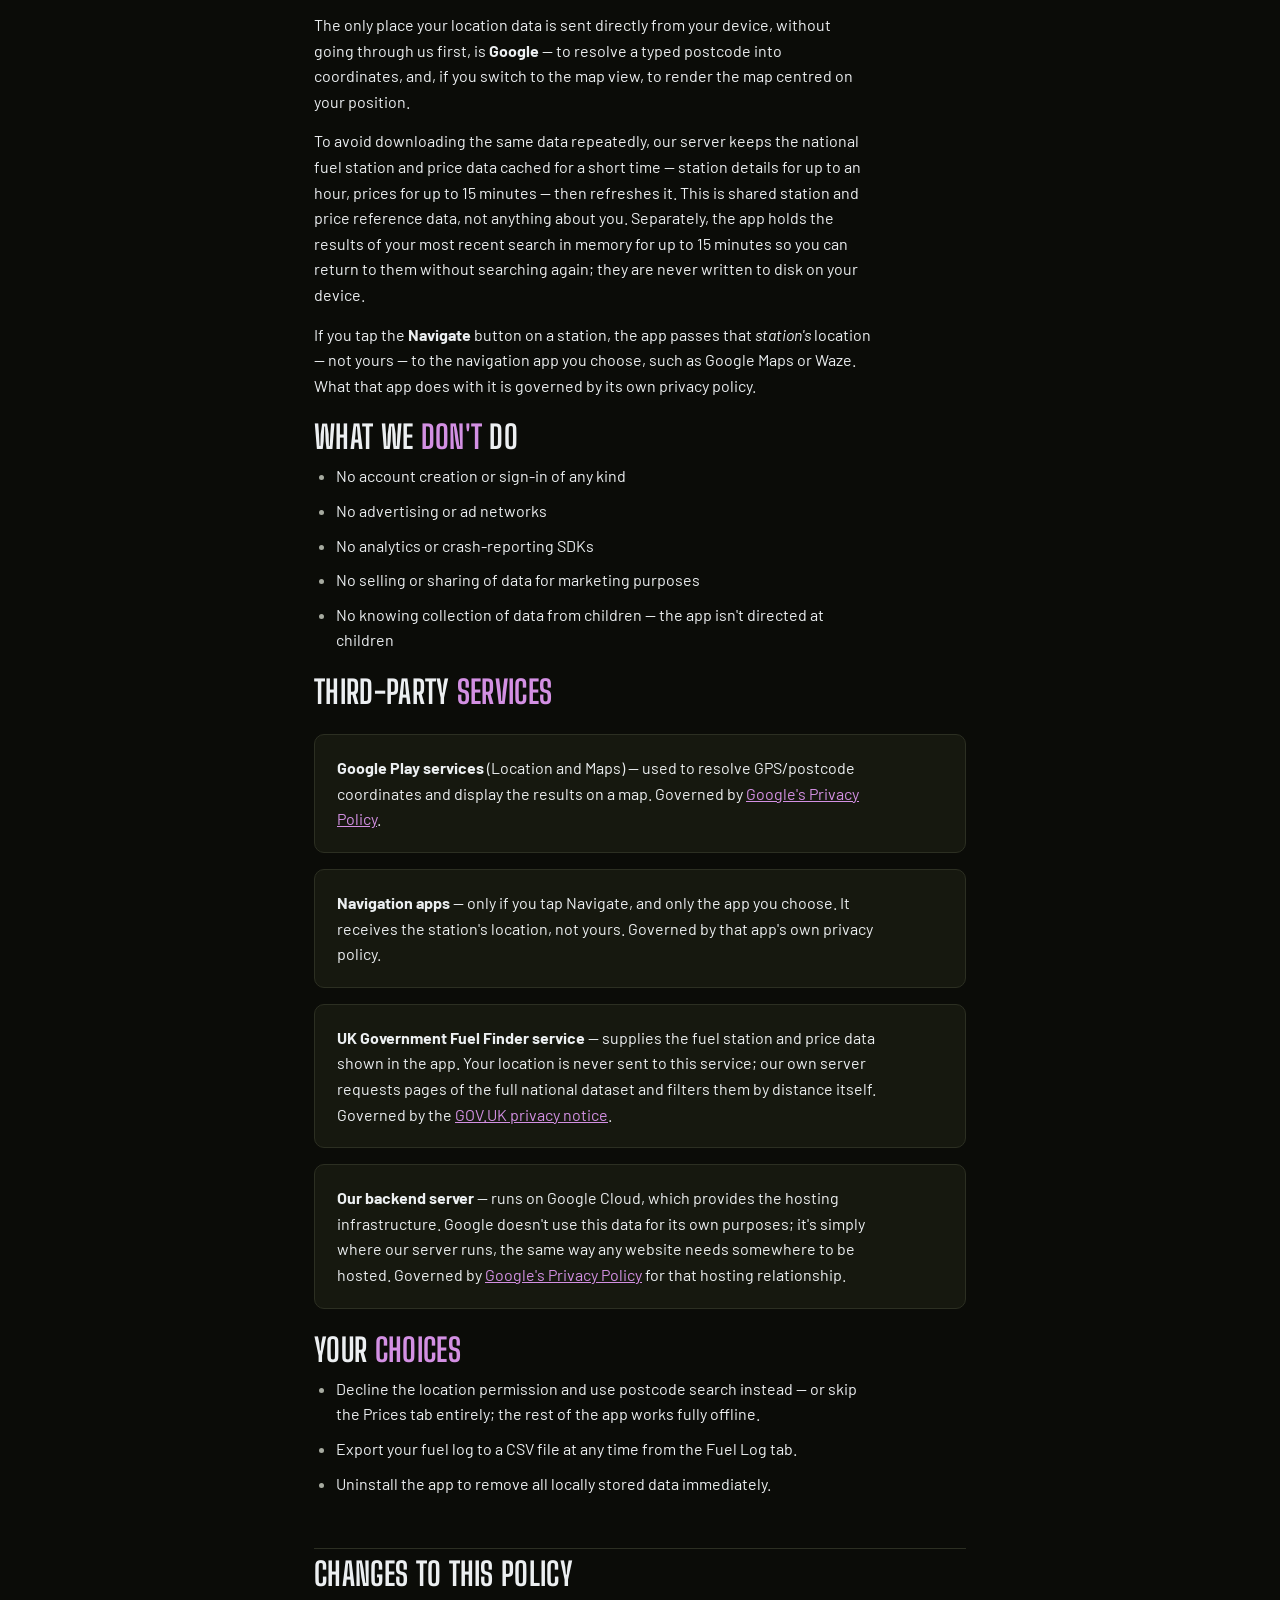
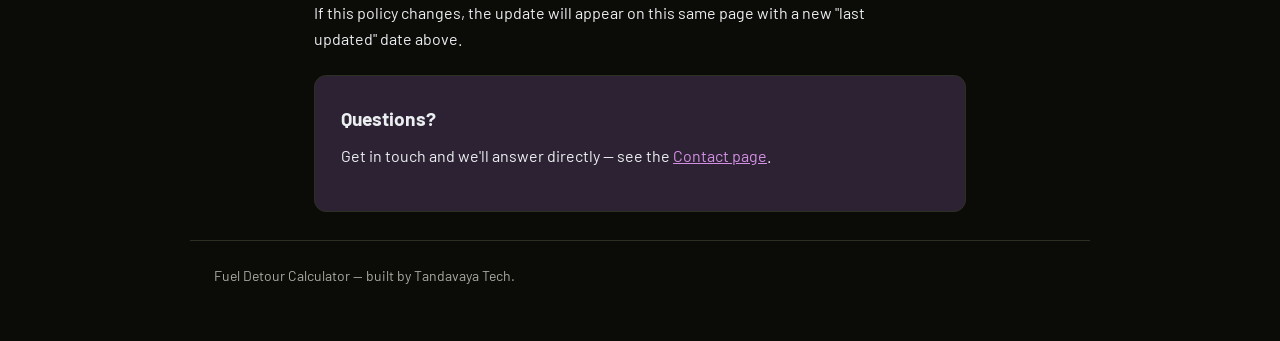
<file: privacy.html>
<!DOCTYPE html>
<html lang="en">
<head>
<meta charset="UTF-8">
<meta name="viewport" content="width=device-width, initial-scale=1.0">
<title>Fuel Detour Calculator — Privacy Policy</title>
<meta name="description" content="Privacy policy for the Fuel Detour Calculator Android app.">
<link rel="preconnect" href="https://fonts.googleapis.com">
<link rel="preconnect" href="https://fonts.gstatic.com" crossorigin>
<link rel="stylesheet" href="https://fonts.googleapis.com/css2?family=Big+Shoulders+Display:wght@600;700;800&family=Barlow:wght@400;500;600;700&family=IBM+Plex+Mono:wght@400;500&display=swap">
<link rel="stylesheet" href="assets/site.css">
<style>
  .glance{background:var(--surface);border:1px solid var(--border);border-radius:10px;padding:22px 24px;margin:28px 0 8px;}
  .glance-title{font-family:var(--font-mono);font-size:12px;letter-spacing:0.1em;text-transform:uppercase;color:var(--text-muted);margin-bottom:14px;}
  .glance-grid{display:grid;grid-template-columns:1fr;gap:12px;}
  @media (min-width:560px){ .glance-grid{grid-template-columns:1fr 1fr;} }
  .glance-item{display:flex;gap:10px;align-items:flex-start;}
  .glance-mark{font-family:var(--font-mono);font-size:13px;flex-shrink:0;width:20px;padding-top:2px;}
  .glance-mark.yes{color:var(--accent);}
  .glance-mark.no{color:var(--warn);}
  .glance-item p{margin:0;font-size:14.5px;color:var(--text);max-width:none;}
  .meta{color:var(--text-muted);font-size:14px;display:flex;gap:18px;flex-wrap:wrap;}
  .meta strong{color:var(--text);font-weight:600;}
</style>
</head>
<body>

<nav class="sitenav">
  <a href="index.html" class="brand"><img src="assets/icon.svg" width="28" height="28" alt="">Fuel Detour Calculator</a>
  <div class="links">
    <a href="index.html">Home</a>
    <a href="guide.html">Guide</a>
    <a href="privacy.html" class="active">Privacy</a>
    <a href="contact.html">Contact</a>
  </div>
</nav>

<div class="wrap narrow">

  <header>
    <div class="eyebrow">Legal</div>
    <h1>Privacy Policy</h1>
    <div class="meta">
      <span>Last updated: <strong>14 October 2026</strong></span>
      <span>Developer: <strong>Tandavaya Tech</strong></span>
    </div>
  </header>

  <p class="lede">Fuel Detour Calculator is a fuel-economy and fuel-price tool. This page explains, plainly, what the app does and doesn't do with your data.</p>

  <div class="glance">
    <div class="glance-title">At a glance</div>
    <div class="glance-grid">
      <div class="glance-item"><span class="glance-mark yes">✓</span><p>No account or sign-in</p></div>
      <div class="glance-item"><span class="glance-mark yes">✓</span><p>Your fuel logs stay on your device only</p></div>
      <div class="glance-item"><span class="glance-mark no">✕</span><p>No ads, analytics, or tracking SDKs</p></div>
      <div class="glance-item"><span class="glance-mark yes">✓</span><p>A Prices search sends your location to our own server, briefly, to find nearby stations — never your fuel log</p></div>
    </div>
  </div>

  <h2>What's stored on <span>your device</span></h2>
  <p>Vehicle names, and every fuel refill you log — odometer reading, litres, price, date, and the two tracking flags (<code>Missed previous refill</code> and <code>Not filled to brim</code>) — are saved to the app's private storage on your phone. The app also remembers what you last typed into the Calculator (distances, efficiency and prices) and your settings — efficiency unit, Light/Dark choice, and whether you've seen the welcome tour — so it's ready when you return. No other app can read this data, and it never leaves your device: it isn't sent to our server (described below) or anywhere else, ever.</p>
  <p>If your phone's standard Android backup is switched on, this data may be included in that backup like any other app's files — that backup is tied to your own Google account, not to us. Uninstalling the app, or deleting entries within it, removes the data permanently. Exporting to CSV creates a file entirely under your control — it can include your vehicle names and every logged entry, for one vehicle or all of them — and where it goes after that is up to you. Importing a CSV only reads the file you choose.</p>

  <h2>Location and <span>postcode</span> searches</h2>
  <p>The Prices tab is the only part of the app that involves your location, and only when you actively search. There are two ways to search:</p>
  <ul>
    <li><strong>Type a postcode</strong> — it's converted to a map coordinate using Android's built-in Geocoder. Your device's location is not used in any way.</li>
    <li><strong>Leave it blank</strong> — the app asks permission to use your device's GPS location via Google Play services.</li>
  </ul>
  <p>Those coordinates are sent to <strong>our own backend server</strong>, which we run to find nearby stations for you. The server uses them for that one search only — to work out which stations count as "nearby" — and doesn't save them, build a history of your searches, or link them to any account (the app doesn't have accounts). Like any web server, our hosting provider's standard operational logs may briefly retain technical details of each request, such as the coordinates and your device's IP address, as ordinary infrastructure logging — this isn't something our app code does deliberately, isn't reviewed or analysed by us, and is retained only for a limited period under our hosting provider's standard practices, not indefinitely.</p>
  <p>Your coordinates are <strong>never sent to the government's Fuel Finder service</strong>. Our server downloads that service's full nationwide station and price list itself, and works out which stations are near you — Fuel Finder only ever receives a request for a page of its full dataset, with no location information in it at all.</p>
  <p>The only place your location data is sent directly from your device, without going through us first, is <strong>Google</strong> — to resolve a typed postcode into coordinates, and, if you switch to the map view, to render the map centred on your position.</p>
  <p>To avoid downloading the same data repeatedly, our server keeps the national fuel station and price data cached for a short time — station details for up to an hour, prices for up to 15 minutes — then refreshes it. This is shared station and price reference data, not anything about you. Separately, the app holds the results of your most recent search in memory for up to 15 minutes so you can return to them without searching again; they are never written to disk on your device.</p>
  <p>If you tap the <strong>Navigate</strong> button on a station, the app passes that <em>station's</em> location — not yours — to the navigation app you choose, such as Google Maps or Waze. What that app does with it is governed by its own privacy policy.</p>

  <h2>What we <span>don't</span> do</h2>
  <ul>
    <li>No account creation or sign-in of any kind</li>
    <li>No advertising or ad networks</li>
    <li>No analytics or crash-reporting SDKs</li>
    <li>No selling or sharing of data for marketing purposes</li>
    <li>No knowing collection of data from children — the app isn't directed at children</li>
  </ul>

  <h2>Third-party <span>services</span></h2>
  <div class="card">
    <p><strong>Google Play services</strong> (Location and Maps) — used to resolve GPS/postcode coordinates and display the results on a map. Governed by <a href="https://policies.google.com/privacy" target="_blank" rel="noopener">Google's Privacy Policy</a>.</p>
  </div>
  <div class="card">
    <p><strong>Navigation apps</strong> — only if you tap Navigate, and only the app you choose. It receives the station's location, not yours. Governed by that app's own privacy policy.</p>
  </div>
  <div class="card">
    <p><strong>UK Government Fuel Finder service</strong> — supplies the fuel station and price data shown in the app. Your location is never sent to this service; our own server requests pages of the full national dataset and filters them by distance itself. Governed by the <a href="https://www.gov.uk/help/privacy-notice" target="_blank" rel="noopener">GOV.UK privacy notice</a>.</p>
  </div>
  <div class="card">
    <p><strong>Our backend server</strong> — runs on Google Cloud, which provides the hosting infrastructure. Google doesn't use this data for its own purposes; it's simply where our server runs, the same way any website needs somewhere to be hosted. Governed by <a href="https://policies.google.com/privacy" target="_blank" rel="noopener">Google's Privacy Policy</a> for that hosting relationship.</p>
  </div>

  <h2>Your <span>choices</span></h2>
  <ul>
    <li>Decline the location permission and use postcode search instead — or skip the Prices tab entirely; the rest of the app works fully offline.</li>
    <li>Export your fuel log to a CSV file at any time from the Fuel Log tab.</li>
    <li>Uninstall the app to remove all locally stored data immediately.</li>
  </ul>

  <hr class="divider">

  <h2>Changes to this policy</h2>
  <p>If this policy changes, the update will appear on this same page with a new "last updated" date above.</p>

  <div class="contact-card">
    <h3>Questions?</h3>
    <p>Get in touch and we'll answer directly — see the <a href="contact.html">Contact page</a>.</p>
  </div>

</div>

<footer class="sitefoot">
  <p>Fuel Detour Calculator — built by Tandavaya Tech.</p>
</footer>

</body>
</html>
</file>
<file: assets/site.css>
:root{
  --bg:#0B0C08;
  --surface:#16180F;
  --surface-2:#1E2115;
  --border:#2C2F22;
  --text:#ECEFF1;
  --text-muted:#A7ABA0;
  --accent:#D390E3;
  --accent-soft:#2C2233;
  --warn:#E8917D;
  --warn-soft:#2E211C;
  --font-display:'Big Shoulders Display','Arial Narrow',sans-serif;
  --font-body:'Barlow','Helvetica Neue',Arial,sans-serif;
  --font-mono:'IBM Plex Mono','Consolas',monospace;
}
*{box-sizing:border-box;}
html{scroll-behavior:smooth;}
body{
  margin:0;
  background:var(--bg);
  color:var(--text);
  font-family:var(--font-body);
  font-size:16px;
  line-height:1.6;
  -webkit-font-smoothing:antialiased;
}
a{color:var(--accent);}
a:focus-visible, button:focus-visible{outline:2px solid var(--accent);outline-offset:2px;}

/* Site nav */
.sitenav{
  display:flex;align-items:center;justify-content:space-between;flex-wrap:wrap;gap:14px;
  padding:20px 24px;
  border-bottom:1px solid var(--border);
  max-width:900px;margin:0 auto;
}
.sitenav .brand{
  display:flex;align-items:center;gap:8px;
  font-family:var(--font-display);font-weight:700;text-transform:uppercase;letter-spacing:0.02em;
  font-size:1.1rem;color:var(--text);text-decoration:none;
}
.sitenav .links{display:flex;gap:22px;flex-wrap:wrap;}
.sitenav .links a{
  font-family:var(--font-mono);font-size:13px;letter-spacing:0.06em;text-transform:uppercase;
  color:var(--text-muted);text-decoration:none;padding-bottom:2px;border-bottom:2px solid transparent;
}
.sitenav .links a:hover{color:var(--text);}
.sitenav .links a.active{color:var(--accent);border-bottom-color:var(--accent);}

.wrap{max-width:760px;margin:0 auto;padding:56px 24px 0;}
.wrap.narrow{max-width:700px;}

.eyebrow{
  font-family:var(--font-mono);font-size:12px;letter-spacing:0.14em;text-transform:uppercase;
  color:var(--accent);display:flex;align-items:center;gap:8px;margin-bottom:14px;
}
.eyebrow::before{content:"";width:8px;height:8px;border-radius:2px;background:var(--accent);display:inline-block;}

h1{
  font-family:var(--font-display);font-weight:800;font-size:clamp(2.2rem,6vw,3.4rem);
  line-height:1;letter-spacing:0.01em;text-transform:uppercase;margin:0 0 12px;text-wrap:balance;
}
.lede{color:var(--text-muted);font-size:1.05rem;max-width:58ch;margin:0;}

h2{
  font-family:var(--font-display);font-weight:700;font-size:2rem;letter-spacing:0.01em;
  text-transform:uppercase;margin:0;text-wrap:balance;
}
h2 span{color:var(--accent);}
.section-head{display:flex;align-items:baseline;gap:14px;margin-bottom:6px;}
.section-num{font-family:var(--font-mono);color:var(--accent);font-size:14px;flex-shrink:0;}
.section-sub{color:var(--text-muted);margin:0 0 22px;max-width:58ch;}
h3{font-family:var(--font-body);font-weight:700;font-size:1rem;color:var(--accent);margin:26px 0 8px;}

p{margin:0 0 14px;max-width:62ch;}
ul, ol{margin:0 0 14px;padding-left:22px;}
li{margin-bottom:9px;max-width:58ch;}
li::marker{color:var(--text-muted);}
code{
  font-family:var(--font-mono);font-size:0.87em;background:var(--surface-2);
  border:1px solid var(--border);border-radius:4px;padding:1px 6px;color:var(--accent);
}

section{margin-top:56px;scroll-margin-top:24px;}

nav.tabs{display:grid;grid-template-columns:repeat(2,1fr);gap:8px;margin:28px 0 8px;}
@media (min-width:600px){ nav.tabs{grid-template-columns:repeat(5,1fr);} }
nav.tabs a{
  display:flex;flex-direction:column;align-items:center;gap:4px;text-decoration:none;color:var(--text-muted);
  background:var(--surface);border:1px solid var(--border);border-radius:8px;padding:12px 6px;
  font-size:12.5px;font-weight:600;letter-spacing:0.02em;text-transform:uppercase;font-family:var(--font-mono);
  transition:border-color .15s,color .15s;
}
nav.tabs a:hover, nav.tabs a:focus-visible{color:var(--accent);border-color:var(--accent);outline:none;}

.step-list{counter-reset:step;list-style:none;padding-left:0;}
.step-list > li{counter-increment:step;position:relative;padding-left:38px;}
.step-list > li::before{
  content:counter(step);position:absolute;left:0;top:-1px;
  font-family:var(--font-display);font-weight:700;font-size:15px;width:26px;height:26px;border-radius:6px;
  background:var(--surface-2);border:1px solid var(--border);color:var(--accent);
  display:flex;align-items:center;justify-content:center;
}

.callout{background:var(--surface);border:1px solid var(--border);border-radius:10px;padding:18px 20px;margin:16px 0;}
.callout.warn{background:var(--warn-soft);border-color:#4A3128;}
.callout-label{font-family:var(--font-mono);font-size:11.5px;letter-spacing:0.1em;text-transform:uppercase;color:var(--accent);margin-bottom:8px;display:block;}
.callout.warn .callout-label{color:var(--warn);}
.callout p{margin:0;max-width:none;font-size:14.5px;}
.callout p + p{margin-top:8px;}

.checkbox-row{
  display:flex;gap:10px;align-items:flex-start;background:var(--surface-2);border:1px solid var(--border);
  border-radius:8px;padding:12px 14px;margin:10px 0;
}
.checkbox-row .box{font-family:var(--font-mono);color:var(--accent);flex-shrink:0;line-height:1.5;}
.checkbox-row p{margin:0;font-size:14.5px;max-width:none;}

.grid-2{display:grid;grid-template-columns:1fr;gap:14px;margin:16px 0;}
@media (min-width:600px){ .grid-2{grid-template-columns:1fr 1fr;} }
.stat-card{background:var(--surface);border:1px solid var(--border);border-radius:10px;padding:16px 18px;}
.stat-card h4{font-family:var(--font-mono);font-size:12px;letter-spacing:0.06em;text-transform:uppercase;color:var(--text-muted);margin:0 0 8px;font-weight:500;}
.stat-card p{margin:0;font-size:14.5px;max-width:none;}

.card{background:var(--surface);border:1px solid var(--border);border-radius:10px;padding:20px 22px;margin:16px 0;}
.card p:last-child{margin-bottom:0;}

.divider{height:1px;background:var(--border);margin:52px 0 0;border:0;}
footer.sitefoot{
  margin-top:28px;border-top:1px solid var(--border);
  color:var(--text-muted);font-size:14px;
  max-width:900px;margin-left:auto;margin-right:auto;padding:24px 24px 40px;
}
footer.sitefoot a{color:var(--text);}

/* Homepage-specific */
.wrap.tight{padding-top:28px;}
.hero{padding:0 0 8px;}
.feature-grid{display:grid;grid-template-columns:1fr;gap:16px;margin:36px 0;}
@media (min-width:640px){ .feature-grid{grid-template-columns:repeat(3,1fr);} }
.feature-card{
  background:var(--surface);border:1px solid var(--border);border-radius:12px;padding:22px 20px;
  display:flex;flex-direction:column;gap:8px;
}
.feature-card .icon{font-size:26px;}
.feature-card h3{margin:0;color:var(--text);font-size:1.05rem;}
.feature-card p{margin:0;font-size:14.5px;color:var(--text-muted);max-width:none;}
.feature-card .tagline{font-size:15px;font-weight:600;color:var(--accent);line-height:1.35;}

.cta-row{display:flex;gap:12px;flex-wrap:wrap;margin-top:12px;}
.btn{
  display:inline-flex;align-items:center;gap:8px;
  font-family:var(--font-mono);font-size:13px;letter-spacing:0.04em;text-transform:uppercase;
  text-decoration:none;padding:12px 20px;border-radius:8px;font-weight:500;
  border:1px solid var(--border);color:var(--text);transition:border-color .15s,color .15s;
}
.btn:hover, .btn:focus-visible{border-color:var(--accent);color:var(--accent);outline:none;}
.btn.primary{background:var(--accent);border-color:var(--accent);color:#221726;}
.btn.primary:hover{background:#e0a8ec;color:#221726;}

/* Contact page */
.contact-card{
  background:var(--accent-soft);border:1px solid var(--border);border-radius:12px;
  padding:28px 26px;margin:24px 0;
}
.contact-card h3{color:var(--text);font-size:1.2rem;margin:0 0 8px;}
.contact-card p{max-width:none;}

/* Screenshots in the guide */
.shot{margin:20px auto 28px;max-width:300px;}
.shot img{display:block;width:100%;height:auto;border:1px solid var(--border);border-radius:16px;}
.shot figcaption{margin-top:10px;font-size:13.5px;color:var(--text-muted);text-align:center;}
</file>
